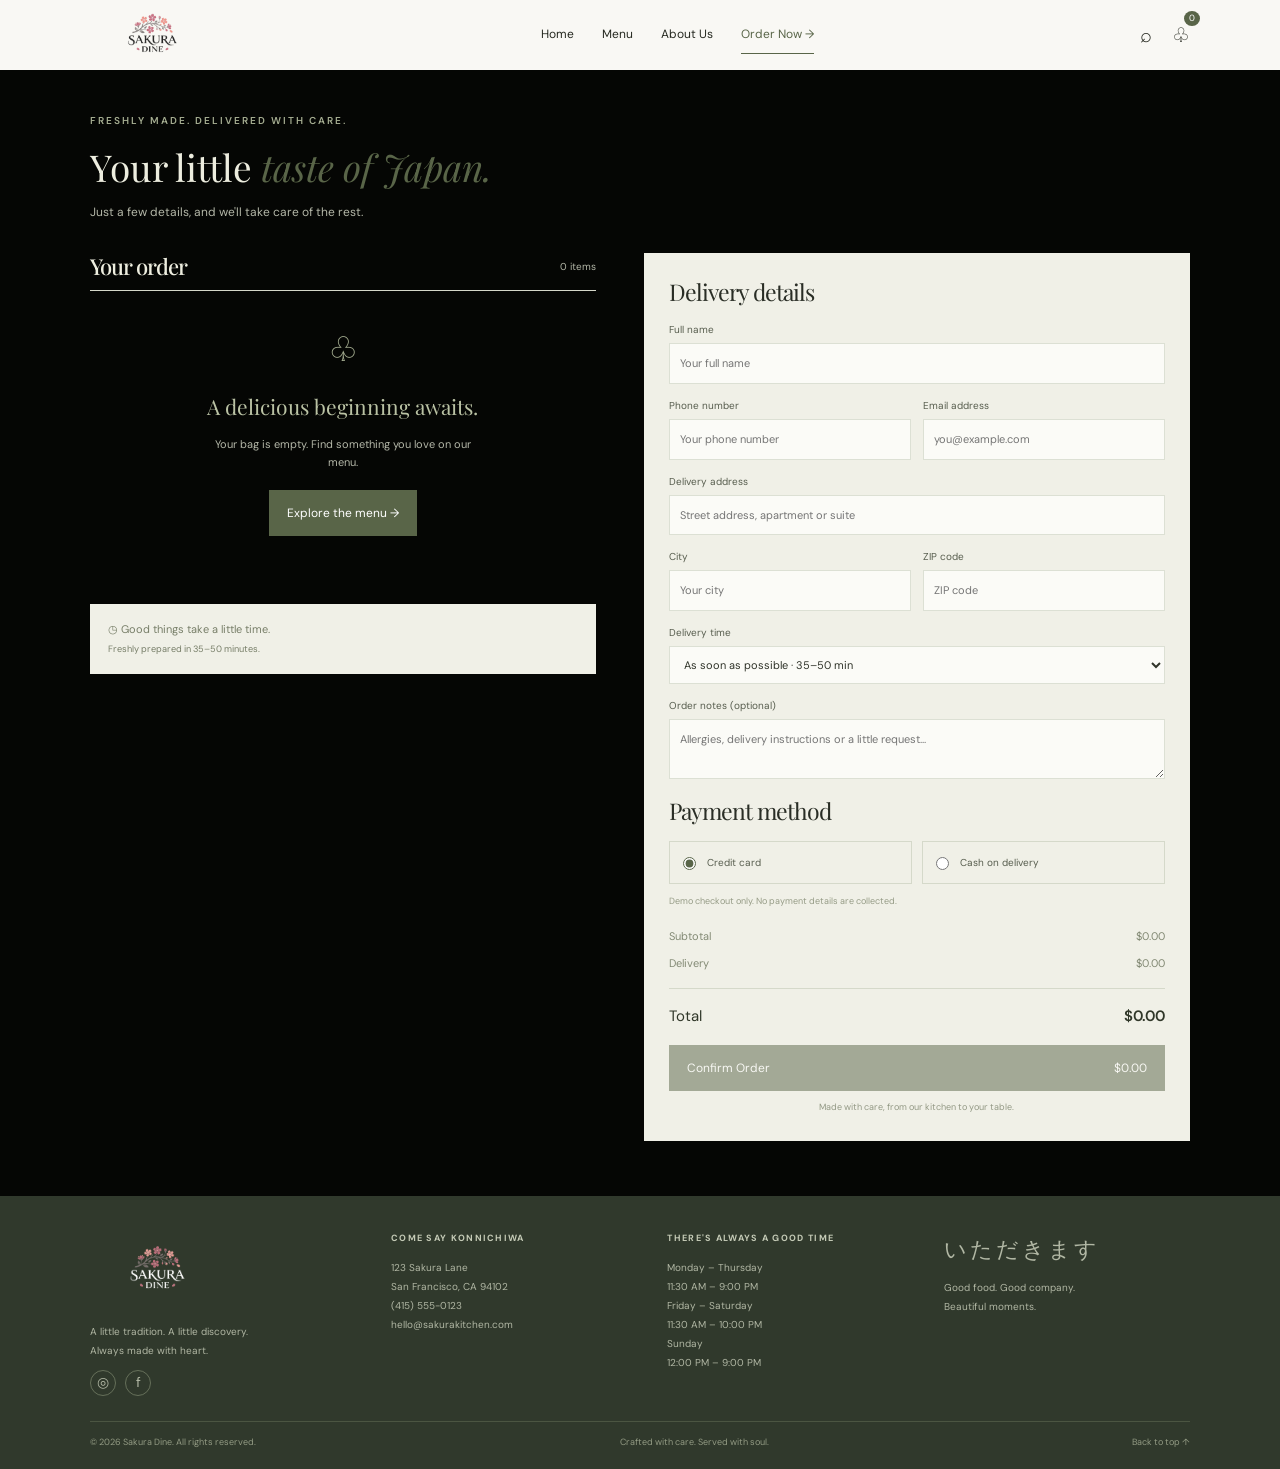
<file: order.html>
<!DOCTYPE html>
<html lang="vi">
<head>
    <meta charset="UTF-8">
    <meta name="viewport" content="width=device-width, initial-scale=1.0">
    <title>Order Now | Sakura Dine</title>
    <link rel="stylesheet" href="style.css">
</head>
<body>
    <div id="site-header"></div>

    <main class="order-page container">
        <p class="eyebrow">FRESHLY MADE. DELIVERED WITH CARE.</p>
        <h1>Your little <em>taste of Japan.</em></h1>
        <p>Just a few details, and we'll take care of the rest.</p>

        <div class="checkout-grid">
            <section class="cart-panel">
                <div class="cart-heading">
                    <h2>Your order</h2>
                    <span id="item-count">0 items</span>
                </div>

                <div id="cart-items"></div>

                <div id="empty-cart" class="empty-cart">
                    <div class="bag-icon">♧</div>
                    <h3>A delicious beginning awaits.</h3>
                    <p>Your bag is empty. Find something you love on our menu.</p>
                    <a class="btn" href="menu.html">Explore the menu →</a>
                </div>

                <div class="notice">
                    ◷ Good things take a little time.
                    <br><small>Freshly prepared in 35–50 minutes.</small>
                </div>
            </section>

            <form class="delivery-form" id="checkout-form">
                <h2>Delivery details</h2>

                <label>
                    Full name
                    <input name="fullname" placeholder="Your full name" required>
                </label>

                <div class="form-row">
                    <label>
                        Phone number
                        <input name="phone" type="tel" placeholder="Your phone number" required>
                    </label>

                    <label>
                        Email address
                        <input name="email" type="email" placeholder="you@example.com" required>
                    </label>
                </div>

                <label>
                    Delivery address
                    <input name="address" placeholder="Street address, apartment or suite" required>
                </label>

                <div class="form-row">
                    <label>
                        City
                        <input name="city" placeholder="Your city" required>
                    </label>

                    <label>
                        ZIP code
                        <input name="zip" placeholder="ZIP code" required>
                    </label>
                </div>

                <label>
                    Delivery time
                    <select name="time">
                        <option>As soon as possible · 35–50 min</option>
                        <option>Schedule for later today</option>
                    </select>
                </label>

                <label>
                    Order notes (optional)
                    <textarea name="notes"
                        placeholder="Allergies, delivery instructions or a little request..."></textarea>
                </label>

                <h2 class="payment-title">Payment method</h2>

                <div class="payment-options">
                    <label>
                        <input type="radio" name="payment" value="Credit card" checked>
                        Credit card
                    </label>

                    <label>
                        <input type="radio" name="payment" value="Cash on delivery">
                        Cash on delivery
                    </label>
                </div>

                <small class="muted">
                    Demo checkout only. No payment details are collected.
                </small>

                <div class="totals">
                    <p><span>Subtotal</span><b id="subtotal">$0.00</b></p>
                    <p><span>Delivery</span><b id="delivery">$0.00</b></p>
                    <hr>
                    <p class="total"><span>Total</span><b id="total">$0.00</b></p>
                </div>

                <button class="btn confirm-btn" type="submit">
                    Confirm Order <span id="confirm-total">$0.00</span>
                </button>

                <p class="form-foot">
                    Made with care, from our kitchen to your table.
                </p>
            </form>
        </div>
    </main>

    <div id="site-footer"></div>
    <script src="app.js"></script>
</body>
</html>
</file>
<file: style.css>
@import url('https://fonts.googleapis.com/css2?family=DM+Sans:wght@300;400;500;600&family=Playfair+Display:ital,wght@0,400;0,500;0,600;1,400;1,500&display=swap');

:root {
    --black: #050604;
    --cream: #f0f0e7;
    --white: #f9f8f4;
    --green: #596548;
    --sage: #a5ad91;
    --footer: #30392c;
    --text: #ededdf;
    --muted: #b4b7a8;
}

* {
    box-sizing: border-box;
}

html {
    scroll-behavior: smooth;
}

body {
    margin: 0;
    background: var(--black);
    color: var(--text);
    font-family: 'DM Sans', sans-serif;
    font-size: 14px;
    line-height: 1.7;
}

img {
    max-width: 100%;
}

a {
    color: inherit;
    text-decoration: none;
}

button,
input,
textarea,
select {
    font: inherit;
}

.container,
.section {
    width: min(1100px, 90%);
    margin-left: auto;
    margin-right: auto;
}

/* ========== HEADER & LOGO ========== */

#site-header {
    background: var(--white);
    color: #262920;
}

.navbar {
    min-height: 70px;
    width: min(1100px, 90%);
    margin: auto;
    display: flex;
    justify-content: space-between;
    align-items: center;
    gap: 25px;
}

.brand {
    display: flex;
    align-items: center;
    flex-shrink: 0;
}

.brand img {
    display: block;
    width: 125px;
    height: 66px;
    object-fit: contain;
}

.nav-links {
    display: flex;
    align-items: center;
    gap: 28px;
}

.nav-links a {
    font-size: 12px;
    padding: 8px 0;
    border-bottom: 1px solid transparent;
    transition: .2s;
}

.nav-links a:hover,
.nav-links a.active {
    color: var(--green);
    border-bottom-color: var(--green);
}

.nav-actions {
    display: flex;
    align-items: center;
    gap: 20px;
    font-size: 20px;
}

.nav-actions a {
    position: relative;
}

.cart-badge {
    position: absolute;
    top: -7px;
    right: -10px;
    border-radius: 50%;
    background: var(--green);
    color: white;
    font-size: 9px;
    min-width: 16px;
    text-align: center;
    padding: 0 3px;
}

/* ========== BUTTONS & HEADINGS ========== */

.eyebrow {
    color: var(--sage);
    text-transform: uppercase;
    letter-spacing: 2px;
    font-size: 10px;
    font-weight: 600;
    margin: 0 0 15px;
}

h1,
h2,
h3,
blockquote {
    font-family: 'Playfair Display', serif;
}

h2 {
    font-size: 31px;
    line-height: 1.25;
    font-weight: 500;
    letter-spacing: -1px;
    margin: 0 0 16px;
}

h2 span {
    color: var(--green);
}

h1 em,
h2 em,
blockquote em {
    color: var(--green);
    font-weight: 400;
}

.btn {
    display: inline-flex;
    align-items: center;
    justify-content: space-between;
    gap: 22px;
    min-width: 145px;
    padding: 13px 18px;
    background: var(--green);
    color: white;
    border: none;
    cursor: pointer;
    font-size: 12px;
    transition: .25s;
}

.btn:hover {
    background: #707b5d;
    transform: translateY(-2px);
}

.text-link {
    display: inline-block;
    font-size: 11px;
    color: #c0c6ae;
    border-bottom: 1px solid var(--green);
    padding-bottom: 5px;
}

/* ========== HOME HERO ========== */

.hero {
    width: min(1120px, 100%);
    margin: auto;
    display: grid;
    grid-template-columns: 1fr 1.15fr;
    background: var(--cream);
    color: #292d25;
}

.hero-copy {
    padding: 60px 9%;
    display: flex;
    flex-direction: column;
    align-items: flex-start;
    justify-content: center;
}

.hero-copy h1 {
    font-size: clamp(36px, 4vw, 52px);
    line-height: 1.15;
    letter-spacing: -1.8px;
    font-weight: 400;
    margin: 0 0 18px;
}

.hero-copy > p:not(.eyebrow) {
    font-size: 12px;
    color: #797d70;
    max-width: 350px;
    margin: 0 0 25px;
}

.hero-copy > small {
    margin-top: 15px;
    font-size: 10px;
    color: #888d7b;
}

.hero-image {
    min-height: 425px;
    position: relative;
    overflow: hidden;
}

.hero-image img {
    width: 100%;
    height: 100%;
    object-fit: cover;
    position: absolute;
    inset: 0;
}

.hero-image::after {
    content: "";
    position: absolute;
    inset: 0;
    background: linear-gradient(0deg, #0007, transparent 40%);
}

.vertical-jp {
    position: absolute;
    right: 24px;
    top: 20px;
    writing-mode: vertical-rl;
    z-index: 1;
    font-size: 19px;
}

.image-caption {
    position: absolute;
    bottom: 20px;
    left: 22px;
    z-index: 1;
    font-size: 9px;
    letter-spacing: 2px;
}

.promise {
    min-height: 48px;
    display: flex;
    align-items: center;
    justify-content: center;
    flex-wrap: wrap;
    gap: 22px;
    border-bottom: 1px solid #4d5146;
    font-size: 10px;
    color: #b2b99f;
    padding: 10px;
}

/* ========== FOOD CARDS ========== */

.section {
    padding-top: 55px;
    padding-bottom: 45px;
}

.section-head {
    display: flex;
    justify-content: space-between;
    align-items: end;
    gap: 15px;
    margin-bottom: 24px;
}

.food-grid {
    display: grid;
    grid-template-columns: repeat(3, minmax(0, 1fr));
    gap: 30px 22px;
}

.featured {
    grid-template-columns: repeat(4, minmax(0, 1fr));
    gap: 18px;
}

.food-card {
    min-width: 0;
}

.food-card > img {
    width: 100%;
    height: 205px;
    object-fit: cover;
    display: block;
    background: #1c1c18;
    transition: .3s;
}

.food-card:hover > img {
    filter: brightness(.85);
}

.featured .food-card > img {
    height: 175px;
}

.food-info {
    position: relative;
    padding-top: 12px;
}

.food-info > small,
.chef-grid article > small {
    color: var(--sage);
    font-size: 9px;
    letter-spacing: 1.4px;
    font-weight: 600;
}

.food-info h3,
.chef-grid h3 {
    color: #d9dacd;
    font-size: 17px;
    line-height: 1.35;
    font-weight: 500;
    margin: 5px 0;
}

.food-info .price {
    color: #b7c09f;
    font-size: 11px;
    font-weight: 600;
    margin: 5px 0;
}

.featured .food-info h3 {
    font-size: 15px;
}

.add-btn {
    background: transparent;
    color: #b2bd9c;
    border: none;
    cursor: pointer;
    padding: 5px 0;
    font-size: 11px;
}

.add-btn:hover {
    color: white;
}

.food-info .desc {
    min-height: 40px;
    font-size: 11px;
    color: var(--muted);
    margin: 8px 0;
}

/* ========== STORY & CTA ========== */

.story {
    width: min(1100px, 90%);
    margin: auto;
    display: grid;
    grid-template-columns: 1fr 1fr;
    gap: 48px;
    align-items: center;
    padding: 20px 0 55px;
}

.story > img {
    width: 100%;
    height: 300px;
    object-fit: cover;
}

.story > div > p:not(.eyebrow) {
    color: var(--muted);
    font-size: 12px;
}

.story h2 {
    font-size: 32px;
}

.jp {
    color: #b0b99b;
    letter-spacing: 3px;
    font-family: serif;
    margin: 25px 0 0;
}

.story small {
    color: var(--muted);
    font-size: 10px;
}

.cta {
    width: min(1100px, 90%);
    margin: 0 auto 45px;
    padding: 25px 28px;
    background: var(--cream);
    color: #292d25;
    display: flex;
    align-items: center;
    justify-content: space-between;
    gap: 20px;
}

.cta .eyebrow {
    margin-bottom: 5px;
}

.cta h2 {
    font-size: 23px;
    margin: 0;
}

/* ========== ABOUT PAGE ========== */

.about-hero {
    background: #898b88;
    padding: 55px 0 65px;
}

.about-hero h1 {
    color: #f5f3e9;
    font-size: 43px;
    line-height: 1.2;
    font-weight: 400;
    margin: 0 0 15px;
}

.about-hero h1 em {
    color: #e1e5d2;
}

.about-hero p:last-child {
    color: #deded4;
    font-size: 11px;
}

.craft {
    padding: 45px 0;
}

.craft-grid {
    display: grid;
    grid-template-columns: 1fr 1fr;
    gap: 55px;
    align-items: center;
}

.craft-grid img {
    width: 100%;
    height: 300px;
    object-fit: cover;
}

.craft h2 {
    font-size: 28px;
}

.craft-grid p:not(.eyebrow) {
    font-size: 11px;
    color: var(--muted);
}

.quote {
    background: var(--cream);
    color: #292d25;
    padding: 38px 15px;
    text-align: center;
}

.quote blockquote {
    font-size: 27px;
    line-height: 1.4;
    margin: 0 0 20px;
}

.quote small {
    font-size: 9px;
    letter-spacing: 2px;
    color: #8b917a;
}

.chef-grid {
    display: grid;
    grid-template-columns: repeat(3, minmax(0, 1fr));
    gap: 22px;
    margin-top: 25px;
}

.chef-grid img {
    width: 100%;
    height: 230px;
    object-fit: cover;
    margin-bottom: 8px;
}

.chef-grid h3 {
    font-size: 20px;
}

.chef-grid p {
    font-size: 11px;
    color: var(--muted);
}

/* ========== MENU PAGE ========== */

.menu-page {
    padding-top: 45px;
    padding-bottom: 45px;
}

.menu-title {
    display: flex;
    justify-content: space-between;
    gap: 20px;
    align-items: start;
}

.menu-title h1 {
    font-size: 37px;
    font-weight: 400;
    line-height: 1.25;
    margin: 0 0 15px;
}

.menu-title p:last-child {
    font-size: 11px;
    color: var(--muted);
}

.menu-jp {
    font-family: serif;
    font-size: 31px;
    letter-spacing: 4px;
}

.menu-tools {
    display: flex;
    justify-content: space-between;
    gap: 15px;
    align-items: center;
    padding: 18px 0 10px;
    border-bottom: 1px solid #d7d9ca;
}

.filters {
    display: flex;
    flex-wrap: wrap;
    gap: 5px;
}

.filter {
    color: #b2b6a7;
    background: transparent;
    border: none;
    padding: 9px 13px;
    font-size: 10px;
    cursor: pointer;
}

.filter.active,
.filter:hover {
    background: var(--green);
    color: white;
}

.menu-tools input {
    width: 190px;
    background: transparent;
    border: none;
    border-bottom: 1px solid #c6c9b9;
    color: white;
    padding: 9px;
    outline: none;
    font-size: 11px;
}

.menu-count {
    color: var(--muted);
    font-size: 10px;
    margin: 12px 0;
}

.menu-grid .food-card > img {
    height: 190px;
}

.menu-grid .food-info h3 {
    font-size: 17px;
}

.notice {
    background: var(--cream);
    color: #777e68;
    padding: 16px 18px;
    margin-top: 28px;
    font-size: 11px;
}

.hidden {
    display: none !important;
}

/* ========== ORDER PAGE ========== */

.order-page {
    padding-top: 42px;
    padding-bottom: 55px;
}

.order-page > h1 {
    font-size: 37px;
    font-weight: 400;
    line-height: 1.25;
    margin: 0 0 8px;
}

.order-page > p:not(.eyebrow) {
    font-size: 12px;
    color: var(--muted);
}

.checkout-grid {
    display: grid;
    grid-template-columns: 1fr 1.08fr;
    align-items: start;
    gap: 48px;
    margin-top: 30px;
}

.cart-heading {
    display: flex;
    align-items: center;
    justify-content: space-between;
    padding-bottom: 10px;
    border-bottom: 1px solid #d5d7c9;
}

.cart-heading h2 {
    font-size: 22px;
    margin: 0;
}

.cart-heading span {
    color: var(--muted);
    font-size: 10px;
}

.empty-cart {
    padding: 30px 15px 40px;
    text-align: center;
}

.bag-icon {
    font-size: 34px;
    color: var(--sage);
}

.empty-cart h3 {
    font-size: 21px;
    font-weight: 400;
    color: #bac2a4;
    margin: 10px 0;
}

.empty-cart p {
    max-width: 260px;
    font-size: 11px;
    color: var(--muted);
    margin: 0 auto 18px;
}

.cart-line {
    display: grid;
    grid-template-columns: 1fr auto;
    gap: 10px;
    align-items: center;
    border-bottom: 1px solid #34382e;
    padding: 14px 0;
    font-size: 12px;
}

.cart-line strong {
    display: block;
    font-weight: 500;
}

.cart-line small {
    color: var(--muted);
}

.qty {
    display: flex;
    align-items: center;
    flex-wrap: wrap;
    gap: 8px;
}

.qty button {
    width: 25px;
    height: 25px;
    background: transparent;
    border: 1px solid var(--green);
    color: white;
    cursor: pointer;
}

.qty b {
    color: #c0c9a9;
}

.delivery-form {
    background: var(--cream);
    color: #292d25;
    padding: 25px;
}

.delivery-form h2 {
    font-weight: 400;
    font-size: 23px;
    margin-bottom: 15px;
}

.delivery-form label {
    display: block;
    font-size: 10px;
    color: #575d4e;
    margin-bottom: 13px;
}

.delivery-form input:not([type="radio"]),
.delivery-form textarea,
.delivery-form select {
    display: block;
    width: 100%;
    min-height: 37px;
    padding: 10px;
    margin-top: 5px;
    border: 1px solid #dce0d4;
    background: #fbfbf7;
    color: #30342a;
    outline-color: var(--green);
    font-size: 11px;
}

.delivery-form textarea {
    height: 60px;
    resize: vertical;
}

.form-row {
    display: grid;
    grid-template-columns: 1fr 1fr;
    gap: 12px;
}

.payment-title {
    margin-top: 18px;
}

.payment-options {
    display: grid;
    grid-template-columns: 1fr 1fr;
    gap: 10px;
}

.payment-options label {
    display: flex;
    align-items: center;
    gap: 8px;
    border: 1px solid #d5d9ca;
    padding: 12px 8px;
    margin: 0;
}

.payment-options input {
    accent-color: var(--green);
}

.muted {
    color: #959b86;
    font-size: 9px;
    display: block;
    margin-top: 10px;
}

.totals {
    margin-top: 18px;
}

.totals p {
    display: flex;
    justify-content: space-between;
    color: #838a75;
    font-size: 11px;
    margin: 8px 0;
}

.totals b {
    font-weight: 400;
}

.totals hr {
    border: 0;
    border-top: 1px solid #d5d9ca;
    margin: 15px 0;
}

.totals .total {
    font-size: 15px;
    color: #303729;
}

.totals .total b {
    font-weight: 600;
}

.confirm-btn {
    width: 100%;
    margin-top: 8px;
}

.confirm-btn span {
    margin-left: auto;
}

.confirm-btn:disabled {
    opacity: .5;
    cursor: not-allowed;
}

.form-foot {
    text-align: center;
    color: #929884;
    font-size: 9px;
    margin-bottom: 0;
}

/* ========== FOOTER & LOGO ========== */

.site-footer {
    background: var(--footer);
    color: #b1b7a4;
    padding: 35px 0 18px;
}

.footer-grid {
    display: grid;
    grid-template-columns: 1.1fr 1fr 1fr 1fr;
    gap: 30px;
    padding-bottom: 25px;
}

/* Logo PNG nền trong suốt */
.footer-logo-box {
    width: 135px;
    padding: 0;
    background: transparent;
    display: inline-block;
}

.footer-logo-box img {
    width: 100%;
    display: block;
    background: transparent;
}

.footer-grid p {
    font-size: 10px;
    line-height: 1.9;
}

.footer-grid h4 {
    color: #c5cbb7;
    letter-spacing: 1.3px;
    font-size: 9px;
    margin: 0 0 12px;
}

.footer-jp {
    font-family: serif;
    font-size: 22px;
    letter-spacing: 3px;
}

.social {
    display: flex;
    gap: 9px;
}

.social a {
    width: 26px;
    height: 26px;
    display: grid;
    place-items: center;
    border: 1px solid #66705a;
    border-radius: 50%;
}

.footer-bottom {
    display: flex;
    justify-content: space-between;
    flex-wrap: wrap;
    gap: 10px;
    border-top: 1px solid #4b5542;
    padding-top: 13px;
    color: #939b84;
    font-size: 9px;
}

/* ========== RESPONSIVE: TABLET & MOBILE ========== */

@media (max-width: 760px) {
    .navbar {
        flex-wrap: wrap;
        padding: 6px 0;
        gap: 8px;
    }

    .brand img {
        width: 105px;
        height: 55px;
    }

    .nav-links {
        order: 3;
        width: 100%;
        justify-content: center;
        gap: 22px;
        padding-bottom: 7px;
    }

    .nav-links a {
        font-size: 11px;
    }

    .nav-actions {
        gap: 14px;
    }

    .hero {
        grid-template-columns: 1fr;
    }

    .hero-copy {
        padding: 38px 7%;
    }

    .hero-image {
        min-height: 290px;
    }

    .promise {
        gap: 10px;
    }

    .featured,
    .food-grid {
        grid-template-columns: repeat(2, minmax(0, 1fr));
        gap: 22px 14px;
    }

    .food-card > img,
    .featured .food-card > img,
    .menu-grid .food-card > img {
        height: 155px;
    }

    .featured .food-info h3,
    .food-info h3 {
        font-size: 14px;
    }

    .story,
    .craft-grid {
        grid-template-columns: 1fr;
        gap: 25px;
    }

    .story > img,
    .craft-grid img {
        height: 250px;
    }

    .cta {
        align-items: flex-start;
        flex-direction: column;
    }

    .chef-grid {
        grid-template-columns: 1fr;
        gap: 25px;
    }

    .chef-grid img {
        height: 280px;
    }

    .footer-grid {
        grid-template-columns: repeat(2, minmax(0, 1fr));
        gap: 22px;
    }

    .menu-tools {
        flex-direction: column;
        align-items: stretch;
    }

    .menu-tools input {
        width: 100%;
    }

    .checkout-grid {
        grid-template-columns: 1fr;
        gap: 25px;
    }

    .delivery-form {
        padding: 20px 15px;
    }
}

@media (max-width: 420px) {
    .nav-links {
        gap: 13px;
    }

    .nav-actions {
        font-size: 17px;
    }

    .hero-copy h1 {
        font-size: 35px;
    }

    .featured .food-card > img,
    .food-card > img,
    .menu-grid .food-card > img {
        height: 130px;
    }

    .food-info .desc {
        min-height: auto;
    }

    .menu-title h1,
    .order-page > h1 {
        font-size: 29px;
    }

    .menu-jp {
        font-size: 17px;
    }

    .form-row {
        grid-template-columns: 1fr;
        gap: 0;
    }

    .footer-grid {
        gap: 15px;
    }

    .footer-bottom {
        flex-direction: column;
    }
}
</file>
